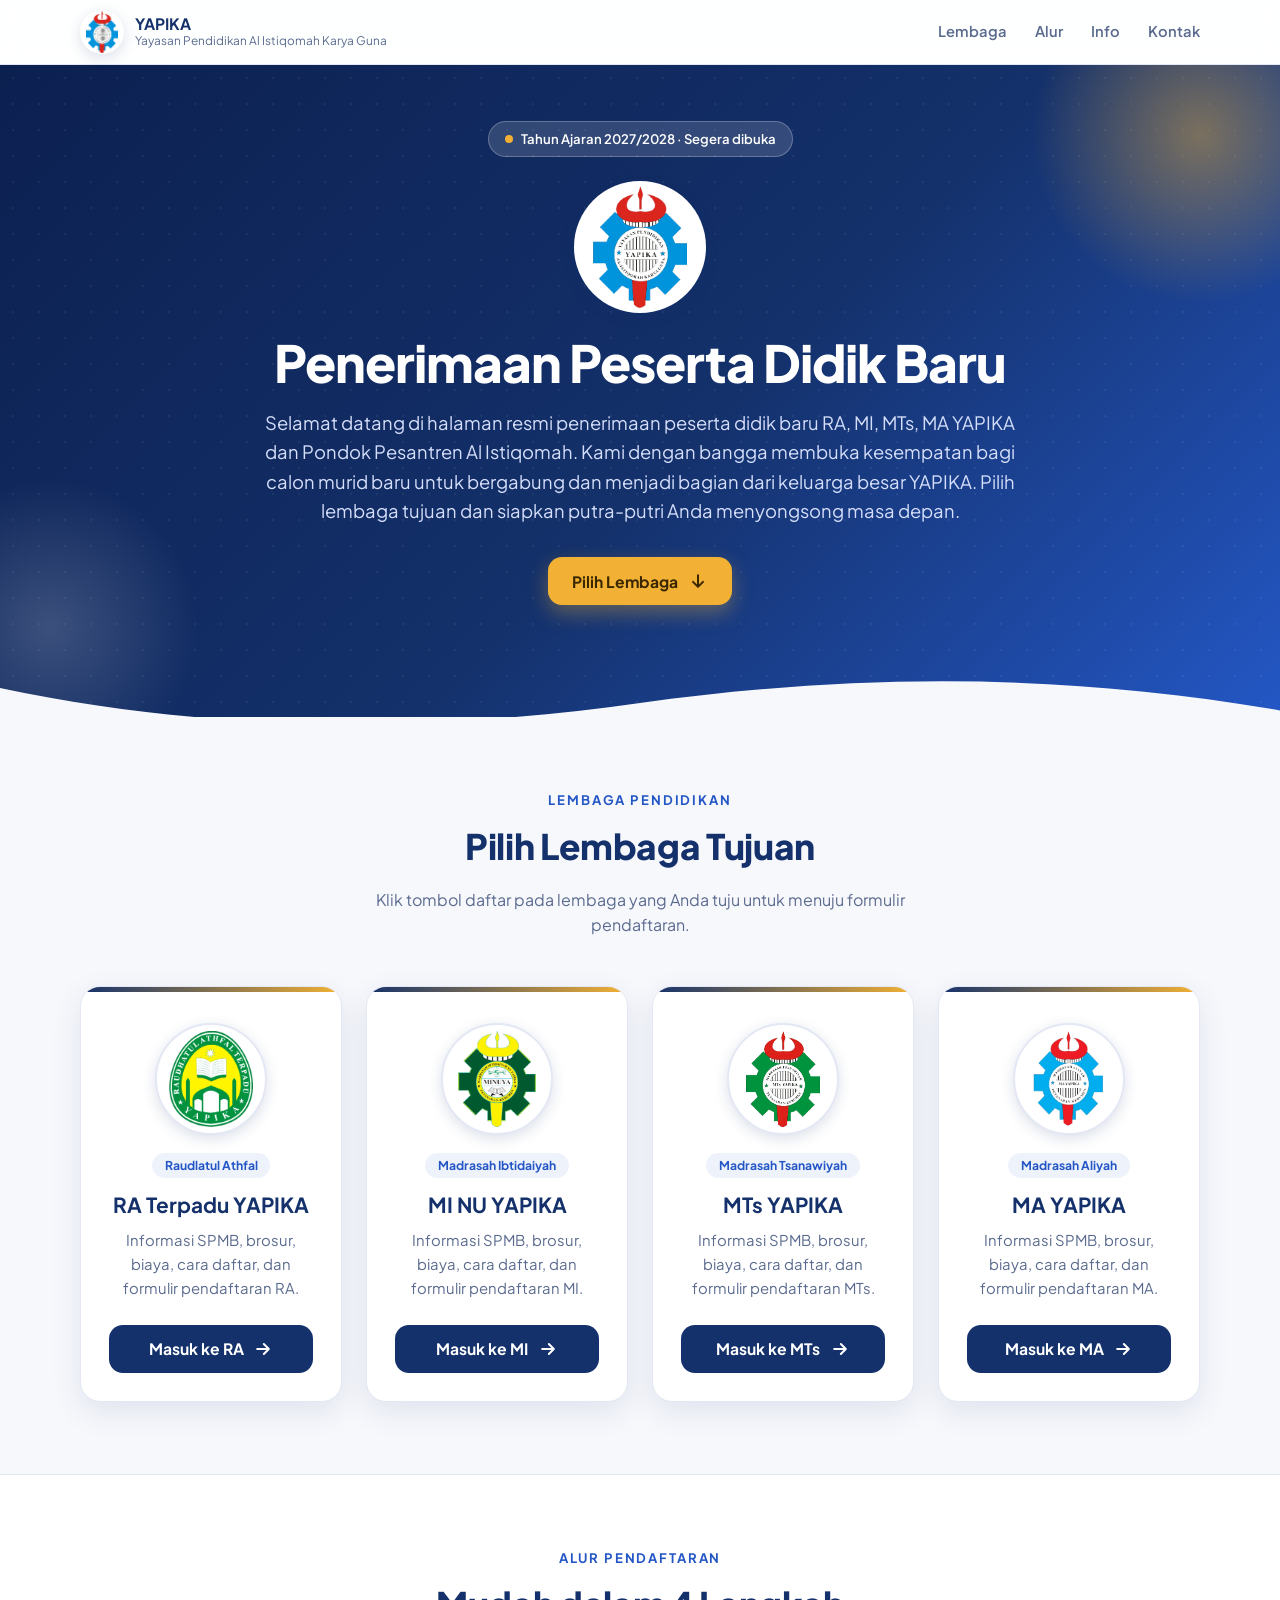
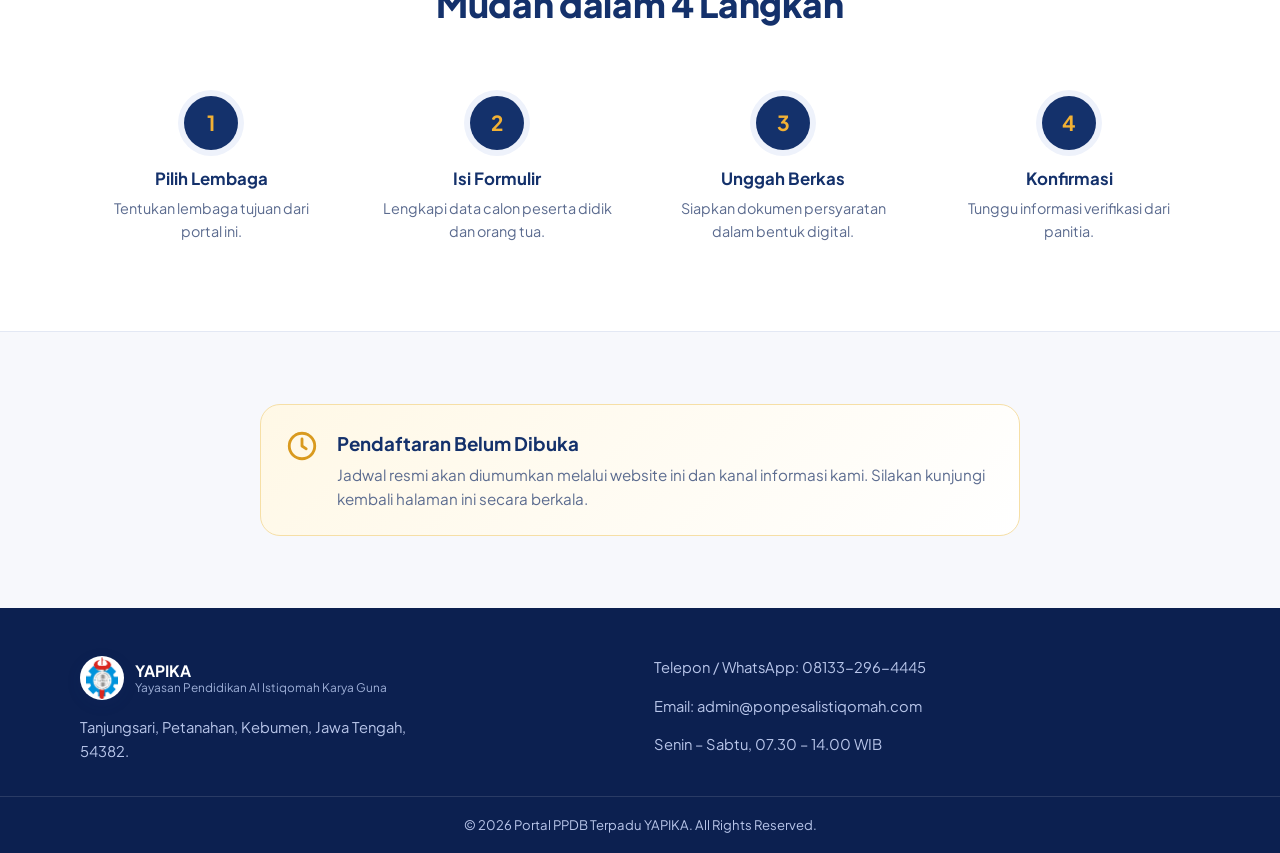
<file: index.html>
<!DOCTYPE html>
<html lang="id">
<head>
<meta charset="UTF-8">
<meta name="viewport" content="width=device-width, initial-scale=1.0">
<title>PPDB 2027/2028 – Portal Pendaftaran Peserta Didik Baru</title>
<meta name="description" content="Portal PPDB terpadu YAPIKA. Pilih lembaga tujuan dan mulai pendaftaran online calon peserta didik baru.">
<meta name="robots" content="index, follow">
<link rel="canonical" href="https://ppdbyapika.ponpesalistiqomah.com">
<link rel="preconnect" href="https://fonts.googleapis.com">
<link rel="preconnect" href="https://fonts.gstatic.com" crossorigin>
<link href="https://fonts.googleapis.com/css2?family=Plus+Jakarta+Sans:wght@400;500;600;700;800&display=swap" rel="stylesheet">
<link rel="stylesheet" href="css/style.css">

<!-- Favicon Standar & Modern -->
<link rel="icon" type="image/x-icon" href="assets/icon/favicon.ico">
<link rel="icon" type="image/png" sizes="32x32" href="assets/icon/favicon-32x32.png">
<link rel="icon" type="image/png" sizes="16x16" href="assets/icon/favicon-16x16.png">
<link rel="apple-touch-icon" sizes="180x180" href="assets/icon/apple-touch-icon.png">
<link rel="manifest" href="assets/icon/site.webmanifest">

<!-- Open Graph / Facebook SEO (Penting saat link dibagikan di WhatsApp/FB) -->
<meta property="og:type" content="website">
<meta property="og:url" content="https://ppdbyapika.ponpesalistiqomah.com">
<meta property="og:title" content="Judul Halaman Web Kamu">
<meta property="og:description" content="Deskripsi singkat mengenai isi halaman web kamu untuk media sosial.">
<meta property="og:image" content="/assets/img/og-image.webp">

<!-- Twitter Card SEO (Penting saat link dibagikan di X/Twitter) -->
<meta name="twitter:card" content="summary_large_image">
<meta name="twitter:url" content="https://ppdbyapika.ponpesalistiqomah.com">
<meta name="twitter:title" content="Judul Halaman Web Kamu">
<meta name="twitter:description" content="Deskripsi singkat mengenai isi halaman web kamu untuk Twitter.">
<meta name="twitter:image" content="/assets/img/og-image.webp">
</head>
<body>
<a class="skip" href="#lembaga">Lewati ke konten</a>

<header class="nav">
  <div class="container nav__in">
    <a class="brand" href="#top" aria-label="Beranda">
      <span class="logo-slot logo-slot--sm"><img src="assets/img/logo-yapika.webp" alt="Logo Yayasan"></span>
      <span class="brand__t"><strong>YAPIKA</strong><small>Yayasan Pendidikan Al Istiqomah Karya Guna</small></span>
    </a>
    <nav class="nav__links" aria-label="Menu utama">
      <a href="#lembaga">Lembaga</a><a href="#alur">Alur</a><a href="#info">Info</a><a href="#kontak">Kontak</a>
    </nav>
  </div>
</header>

<main id="top">
  <section class="hero">
    <div class="orb orb--1"></div><div class="orb orb--2"></div>
    <div class="container hero__in">
      <span class="pill"><i class="dot"></i> Tahun Ajaran 2027/2028 · Segera dibuka</span>
      <div class="logo-slot logo-slot--xl reveal"><img src="assets/img/logo-yapika.webp" alt="Logo Yayasan"></div>
      <h1 class="reveal">Penerimaan Peserta Didik Baru</h1>
      <p class="lead reveal">Selamat datang di halaman resmi penerimaan peserta didik baru RA, MI, MTs, MA YAPIKA dan Pondok Pesantren Al Istiqomah. Kami dengan bangga membuka kesempatan bagi calon murid baru untuk bergabung dan menjadi bagian dari keluarga besar YAPIKA. Pilih lembaga tujuan dan siapkan putra-putri Anda menyongsong masa depan.</p>
      <a class="btn btn--gold reveal" href="#lembaga">Pilih Lembaga
        <svg viewBox="0 0 24 24" aria-hidden="true"><path d="M12 5v14m0 0-6-6m6 6 6-6"/></svg></a>
    </div>
    <svg class="wave" viewBox="0 0 1440 80" preserveAspectRatio="none" aria-hidden="true"><path d="M0 40c240 60 480 60 720 20s480-40 720 10v10H0z" fill="#f7f8fc"/></svg>
  </section>

  <section id="lembaga" class="section">
    <div class="container">
      <p class="eyebrow">Lembaga Pendidikan</p>
      <h2>Pilih Lembaga Tujuan</h2>
      <p class="sub">Klik tombol daftar pada lembaga yang Anda tuju untuk menuju formulir pendaftaran.</p>
      <div class="grid"><article class="card reveal"><div class="logo-slot"><img src="assets/img/logo-rat-yapika.webp" alt="Logo RAT YAPIKA"></div><span class="tag">Raudlatul Athfal</span><h3>RA Terpadu YAPIKA</h3><p>Informasi SPMB, brosur, biaya, cara daftar, dan formulir pendaftaran RA.</p><a class="btn btn--primary" href="ra.html">Masuk ke RA <svg viewBox="0 0 24 24" aria-hidden="true"><path d="M5 12h14m0 0-6-6m6 6-6 6"/></svg></a></article><article class="card reveal"><div class="logo-slot"><img src="assets/img/logo-mi-nu-yapika.webp" alt="Logo MI NU YAPIKA"></div><span class="tag">Madrasah Ibtidaiyah</span><h3>MI NU YAPIKA</h3><p>Informasi SPMB, brosur, biaya, cara daftar, dan formulir pendaftaran MI.</p><a class="btn btn--primary" href="mi.html">Masuk ke MI <svg viewBox="0 0 24 24" aria-hidden="true"><path d="M5 12h14m0 0-6-6m6 6-6 6"/></svg></a></article><article class="card reveal"><div class="logo-slot"><img src="assets/img/logo-mts-yapika.webp" alt="Logo MTs YAPIKA"></div><span class="tag">Madrasah Tsanawiyah</span><h3>MTs YAPIKA</h3><p>Informasi SPMB, brosur, biaya, cara daftar, dan formulir pendaftaran MTs.</p><a class="btn btn--primary" href="mts.html">Masuk ke MTs <svg viewBox="0 0 24 24" aria-hidden="true"><path d="M5 12h14m0 0-6-6m6 6-6 6"/></svg></a></article><article class="card reveal"><div class="logo-slot"><img src="assets/img/logo-ma-yapika.webp" alt="Logo MA YAPIKA"></div><span class="tag">Madrasah Aliyah</span><h3>MA YAPIKA</h3><p>Informasi SPMB, brosur, biaya, cara daftar, dan formulir pendaftaran MA.</p><a class="btn btn--primary" href="ma.html">Masuk ke MA <svg viewBox="0 0 24 24" aria-hidden="true"><path d="M5 12h14m0 0-6-6m6 6-6 6"/></svg></a></article></div>
    </div>
  </section>

  <section id="alur" class="section section--alt">
    <div class="container">
      <p class="eyebrow">Alur Pendaftaran</p>
      <h2>Mudah dalam 4 Langkah</h2>
      <ol class="steps">
        <li class="reveal"><b>1</b><h3>Pilih Lembaga</h3><p>Tentukan lembaga tujuan dari portal ini.</p></li>
        <li class="reveal"><b>2</b><h3>Isi Formulir</h3><p>Lengkapi data calon peserta didik dan orang tua.</p></li>
        <li class="reveal"><b>3</b><h3>Unggah Berkas</h3><p>Siapkan dokumen persyaratan dalam bentuk digital.</p></li>
        <li class="reveal"><b>4</b><h3>Konfirmasi</h3><p>Tunggu informasi verifikasi dari panitia.</p></li>
      </ol>
    </div>
  </section>

  <section id="info" class="section">
    <div class="container">
      <div class="notice reveal">
        <svg viewBox="0 0 24 24" aria-hidden="true"><circle cx="12" cy="12" r="9"/><path d="M12 7v5l3 2"/></svg>
        <div><h3>Pendaftaran Belum Dibuka</h3><p>Jadwal resmi akan diumumkan melalui website ini dan kanal informasi kami. Silakan kunjungi kembali halaman ini secara berkala.</p></div>
      </div>
    </div>
  </section>
</main>

<footer id="kontak" class="foot">
  <div class="container foot__in">
    <div>
      <div class="brand brand--light">
        <span class="logo-slot logo-slot--sm"><img src="assets/img/logo-yapika.webp" alt="Logo Yayasan"></span>
        <span class="brand__t"><strong>YAPIKA</strong><small>Yayasan Pendidikan Al Istiqomah Karya Guna</small></span>
      </div>
      <p class="foot__p">Tanjungsari, Petanahan, Kebumen, Jawa Tengah, 54382.</p>
    </div>
    <ul class="foot__c">
      <li>Telepon / WhatsApp: 08133-296-4445</li>
      <li>Email: admin@ponpesalistiqomah.com</li>
      <li>Senin – Sabtu, 07.30 – 14.00 WIB</li>
    </ul>
  </div>
  <p class="copy">&copy; 2026 Portal PPDB Terpadu YAPIKA. All Rights Reserved.</p>
</footer>

<script src="js/main.js"></script>
</body>
</html>
</file>
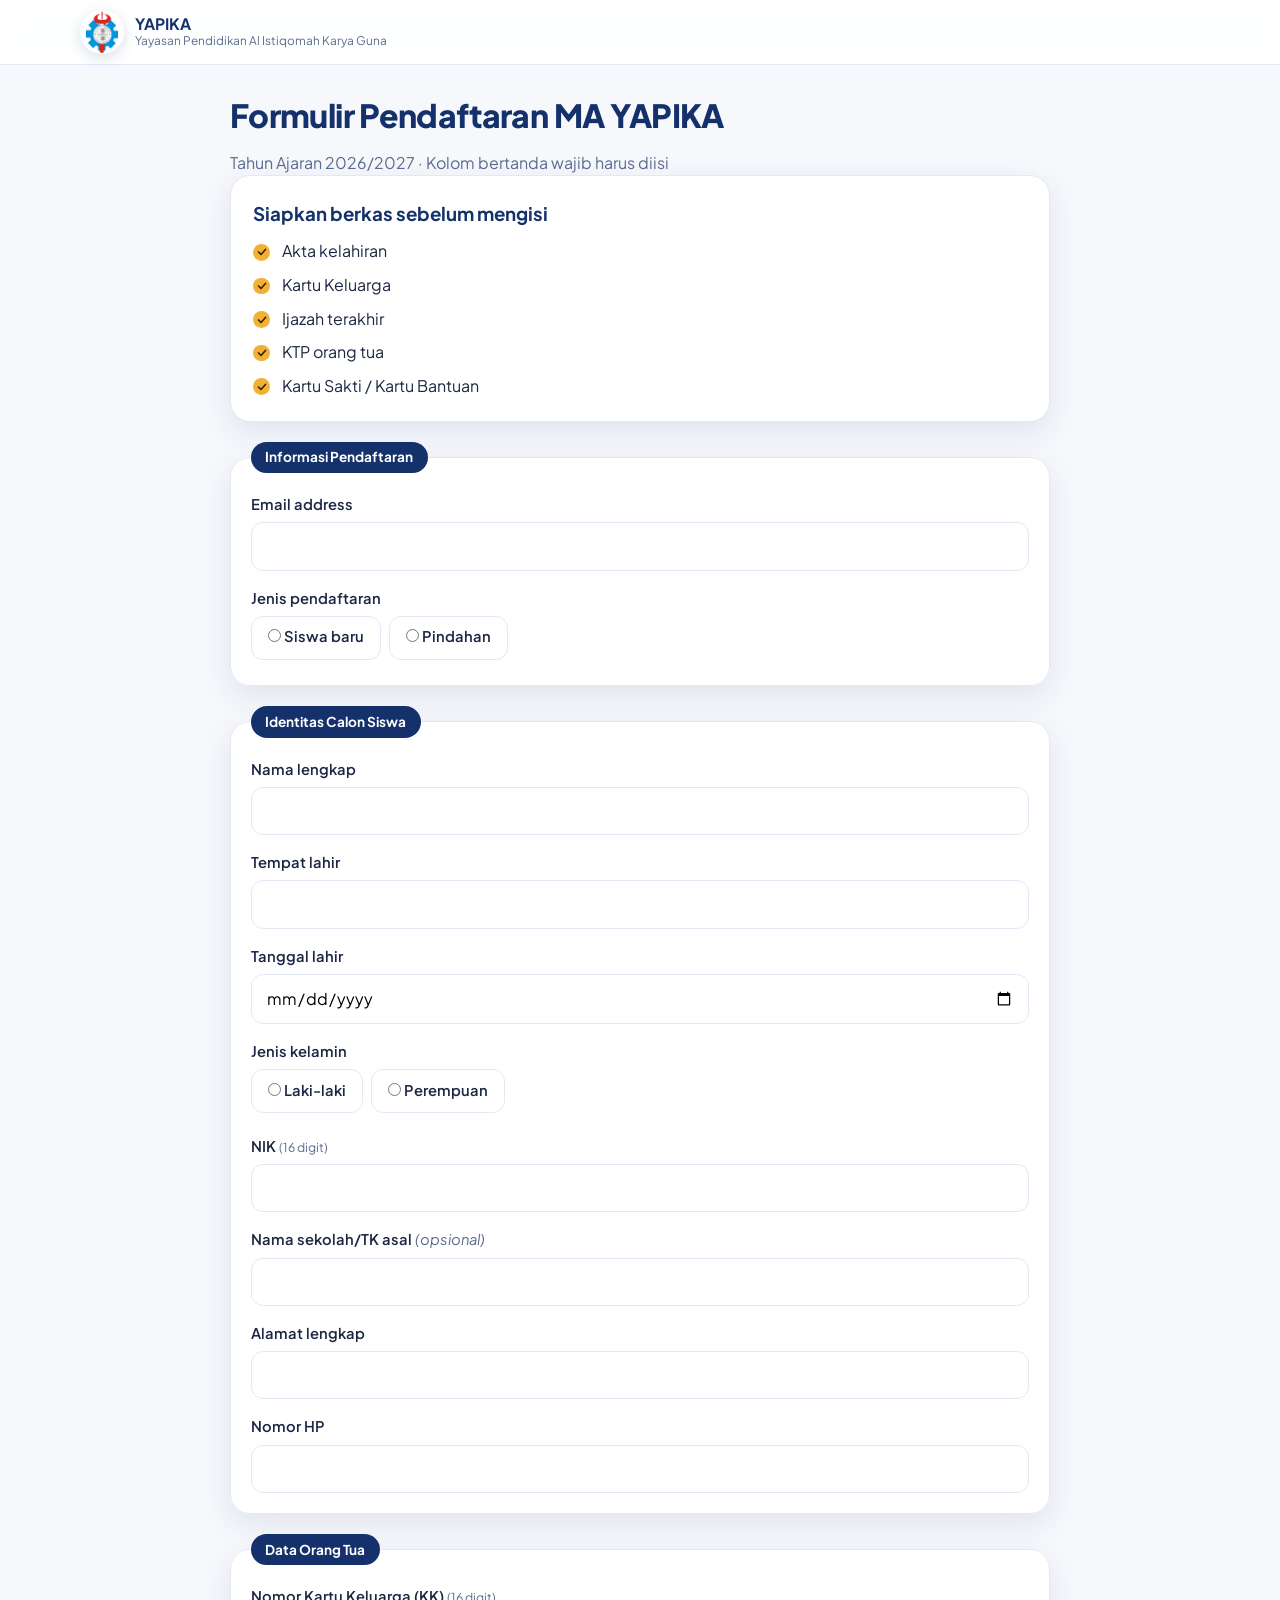
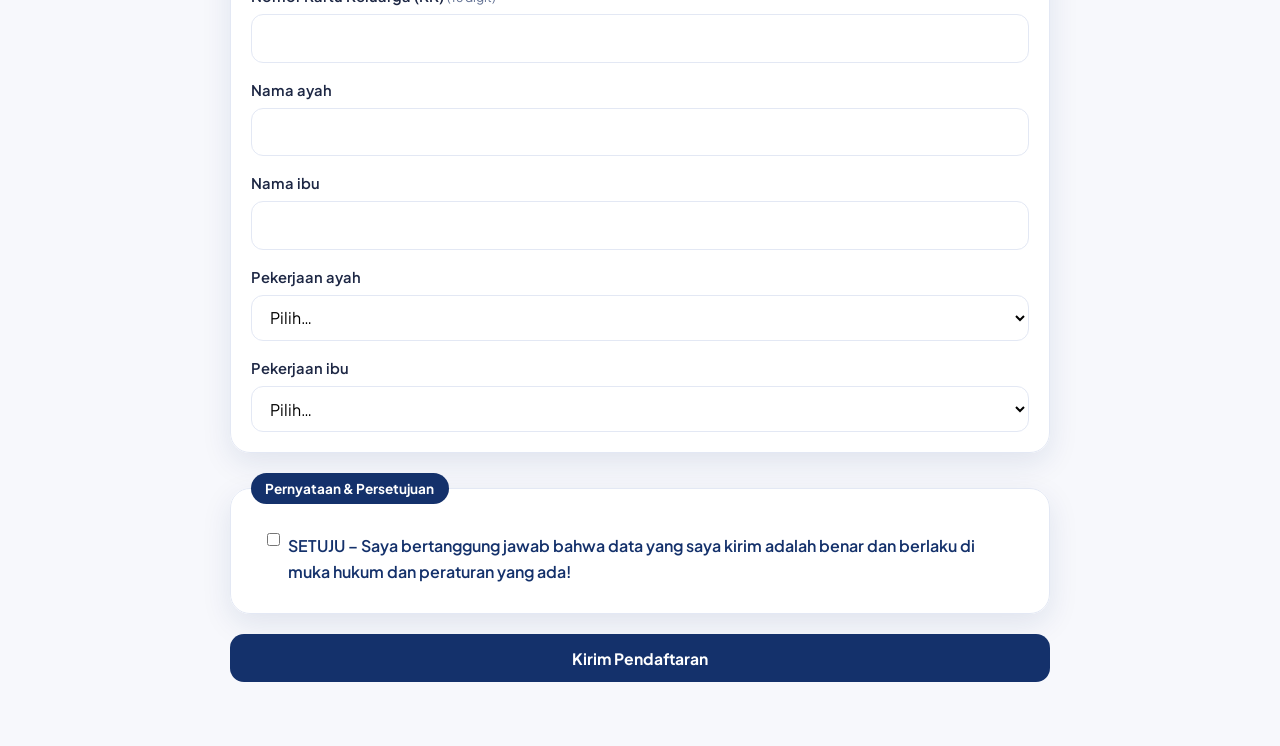
<file: form-ma.html>
<!DOCTYPE html>
<html lang="id"><head>
<title>Formulir Pendaftaran MA YAPIKA</title>
<meta charset="UTF-8">
<meta name="viewport" content="width=device-width, initial-scale=1.0">
<meta name="robots" content="index, follow">
<link rel="preconnect" href="https://fonts.googleapis.com"><link rel="preconnect" href="https://fonts.gstatic.com" crossorigin>
<link href="https://fonts.googleapis.com/css2?family=Plus+Jakarta+Sans:wght@400;500;600;700;800&display=swap" rel="stylesheet">
<link rel="stylesheet" href="css/style.css"><link rel="stylesheet" href="css/lembaga.css">
<link rel="icon" type="image/x-icon" href="assets/icon/favicon.ico">
<link rel="icon" type="image/png" sizes="32x32" href="assets/icon/favicon-32x32.png">
<link rel="apple-touch-icon" sizes="180x180" href="assets/icon/apple-touch-icon.png">
</head>
<body data-l="ma">
<header class="nav"><div class="container nav__in">
<a class="brand" href="index.html" aria-label="Beranda"><span class="logo-slot logo-slot--sm"><img src="assets/img/logo-yapika.webp" alt="Logo Yayasan"></span><span class="brand__t"><strong>YAPIKA</strong><small>Yayasan Pendidikan Al Istiqomah Karya Guna</small></span></a>
</div></header>
<main class="container fm" id="box">
<h1 id="ft"></h1><p class="muted" id="fs"></p>
<div class="box"><h3>Siapkan berkas sebelum mengisi</h3><ul class="ck"><li>Akta kelahiran</li><li>Kartu Keluarga</li><li>Ijazah terakhir</li><li>KTP orang tua</li><li>Kartu Sakti / Kartu Bantuan</li></ul></div>
<form id="f" novalidate>
<div id="msg" role="status"></div>
<button class="btn btn--primary" id="sub" type="submit">Kirim Pendaftaran</button>
</form></main>
<script src="js/config.js"></script><script src="js/schema-ma.js"></script><script src="js/form.js"></script>
</body></html>
</file>
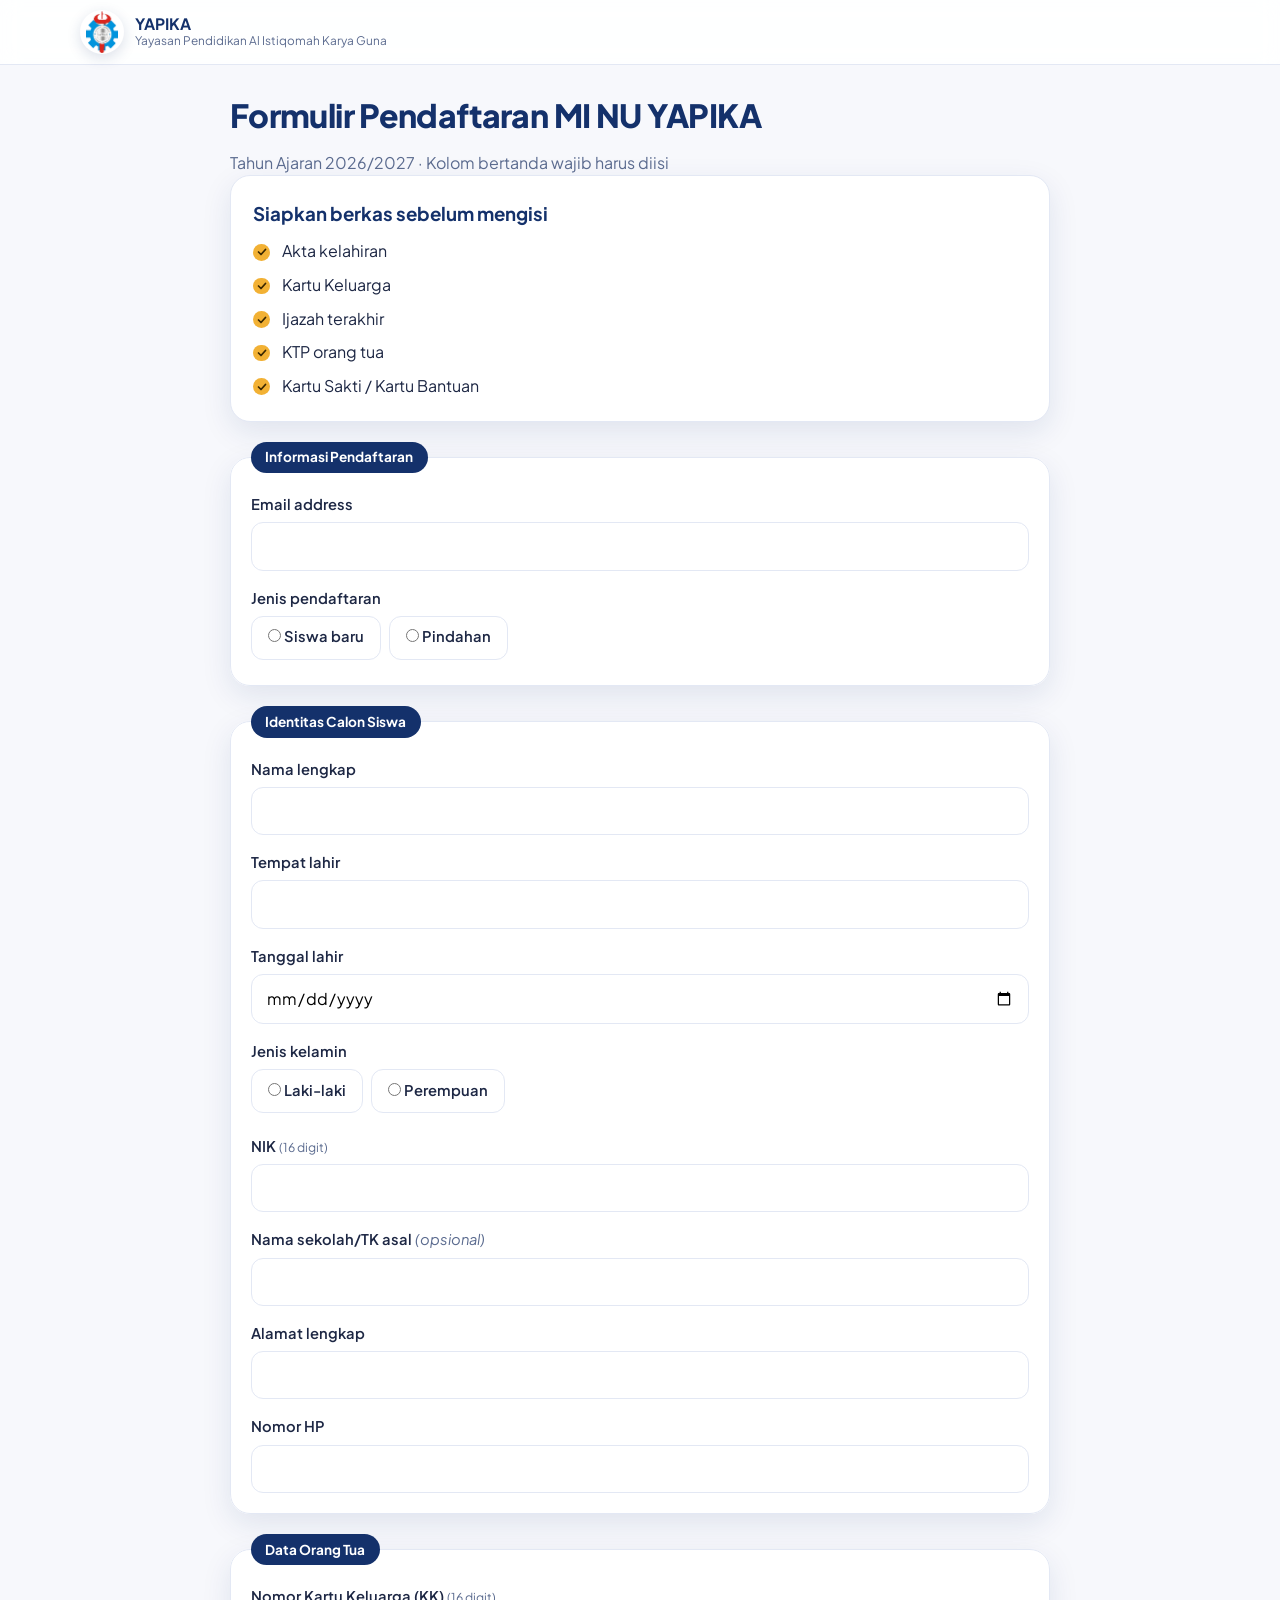
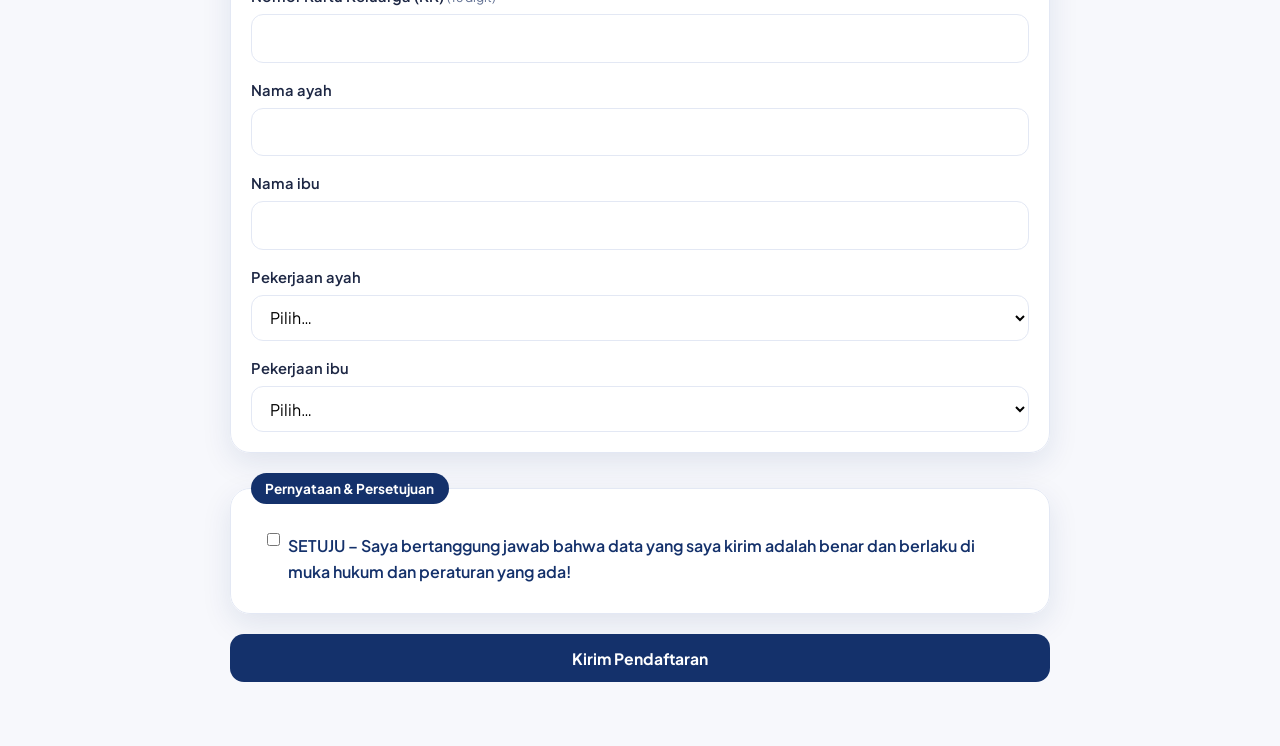
<file: form-mi.html>
<!DOCTYPE html>
<html lang="id"><head>
<title>Formulir Pendaftaran MI NU YAPIKA</title>
<meta charset="UTF-8">
<meta name="viewport" content="width=device-width, initial-scale=1.0">
<meta name="robots" content="index, follow">
<link rel="preconnect" href="https://fonts.googleapis.com"><link rel="preconnect" href="https://fonts.gstatic.com" crossorigin>
<link href="https://fonts.googleapis.com/css2?family=Plus+Jakarta+Sans:wght@400;500;600;700;800&display=swap" rel="stylesheet">
<link rel="stylesheet" href="css/style.css"><link rel="stylesheet" href="css/lembaga.css">
<link rel="icon" type="image/x-icon" href="assets/icon/favicon.ico">
<link rel="icon" type="image/png" sizes="32x32" href="assets/icon/favicon-32x32.png">
<link rel="apple-touch-icon" sizes="180x180" href="assets/icon/apple-touch-icon.png">
</head>
<body data-l="mi">
<header class="nav"><div class="container nav__in">
<a class="brand" href="index.html" aria-label="Beranda"><span class="logo-slot logo-slot--sm"><img src="assets/img/logo-yapika.webp" alt="Logo Yayasan"></span><span class="brand__t"><strong>YAPIKA</strong><small>Yayasan Pendidikan Al Istiqomah Karya Guna</small></span></a>
</div></header>
<main class="container fm" id="box">
<h1 id="ft"></h1><p class="muted" id="fs"></p>
<div class="box"><h3>Siapkan berkas sebelum mengisi</h3><ul class="ck"><li>Akta kelahiran</li><li>Kartu Keluarga</li><li>Ijazah terakhir</li><li>KTP orang tua</li><li>Kartu Sakti / Kartu Bantuan</li></ul></div>
<form id="f" novalidate>
<div id="msg" role="status"></div>
<button class="btn btn--primary" id="sub" type="submit">Kirim Pendaftaran</button>
</form></main>
<script src="js/config.js"></script><script src="js/schema-mi.js"></script><script src="js/form.js"></script>
</body></html>
</file>
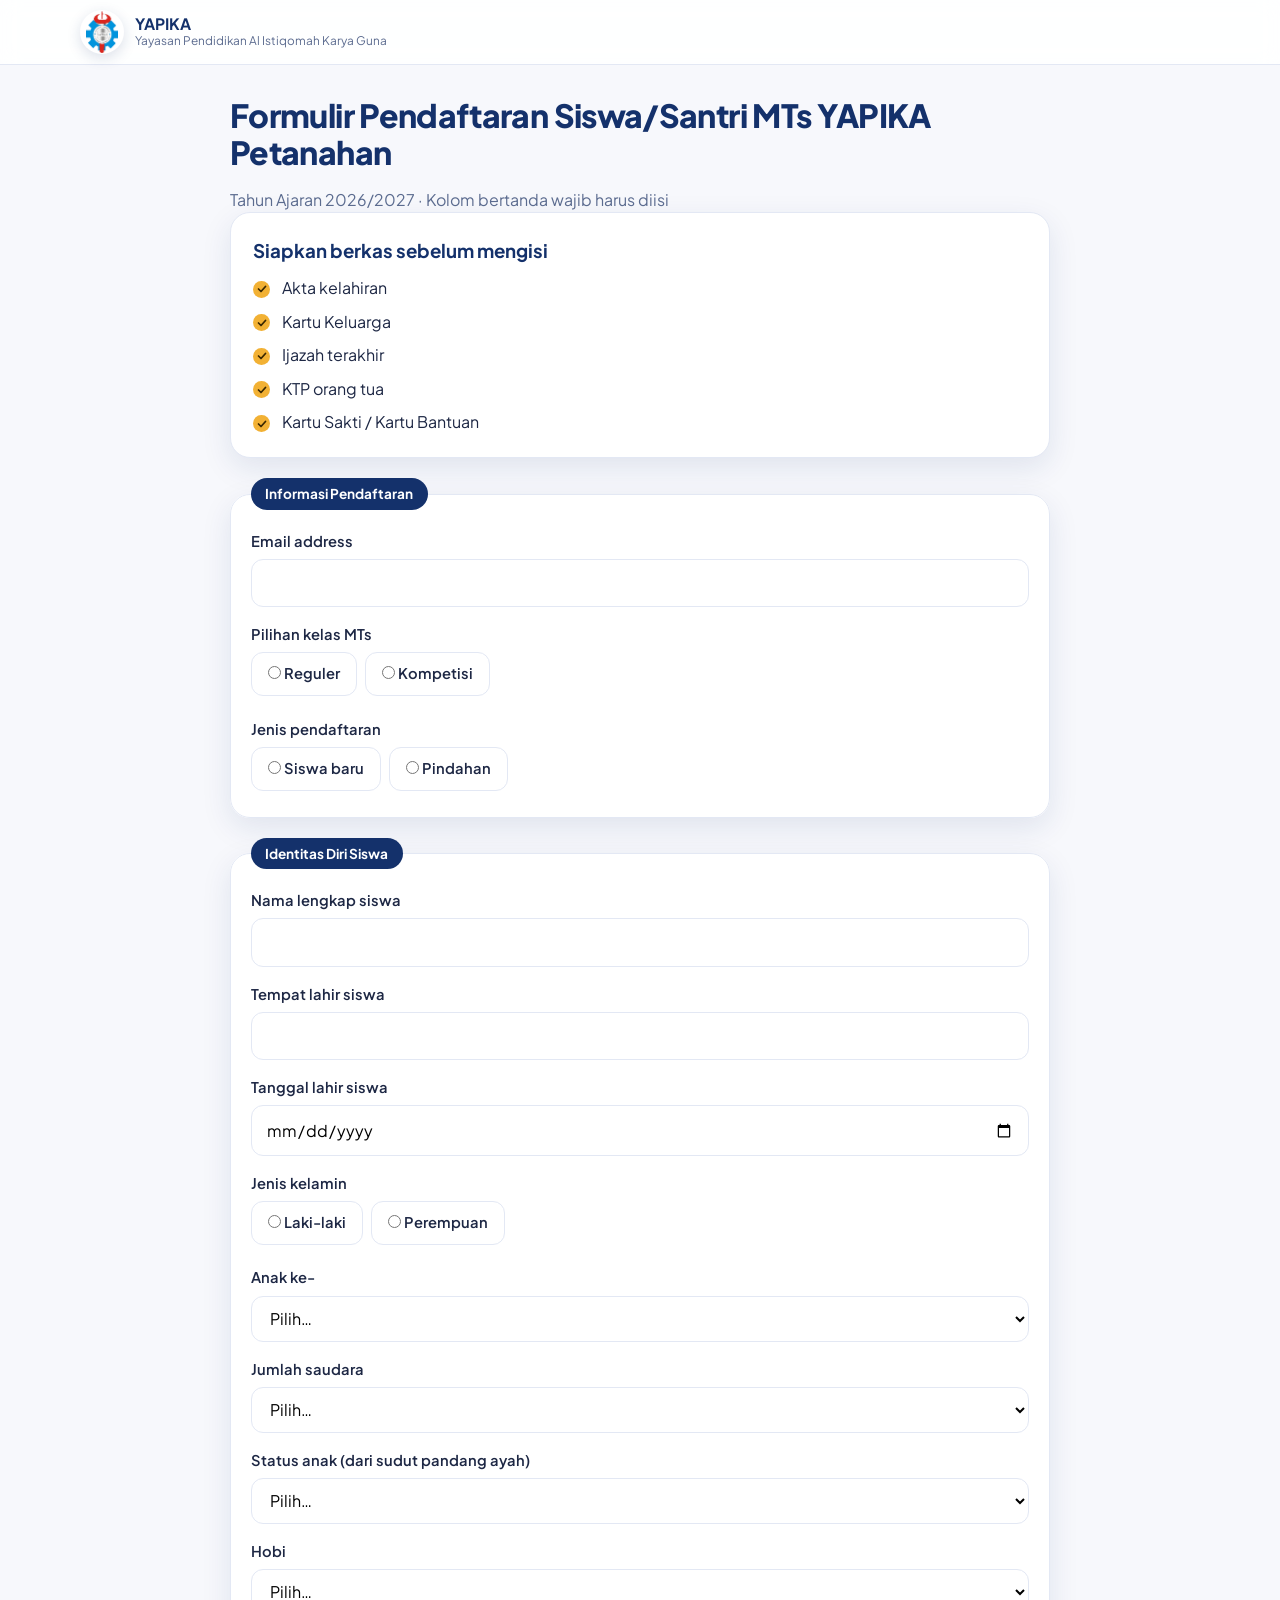
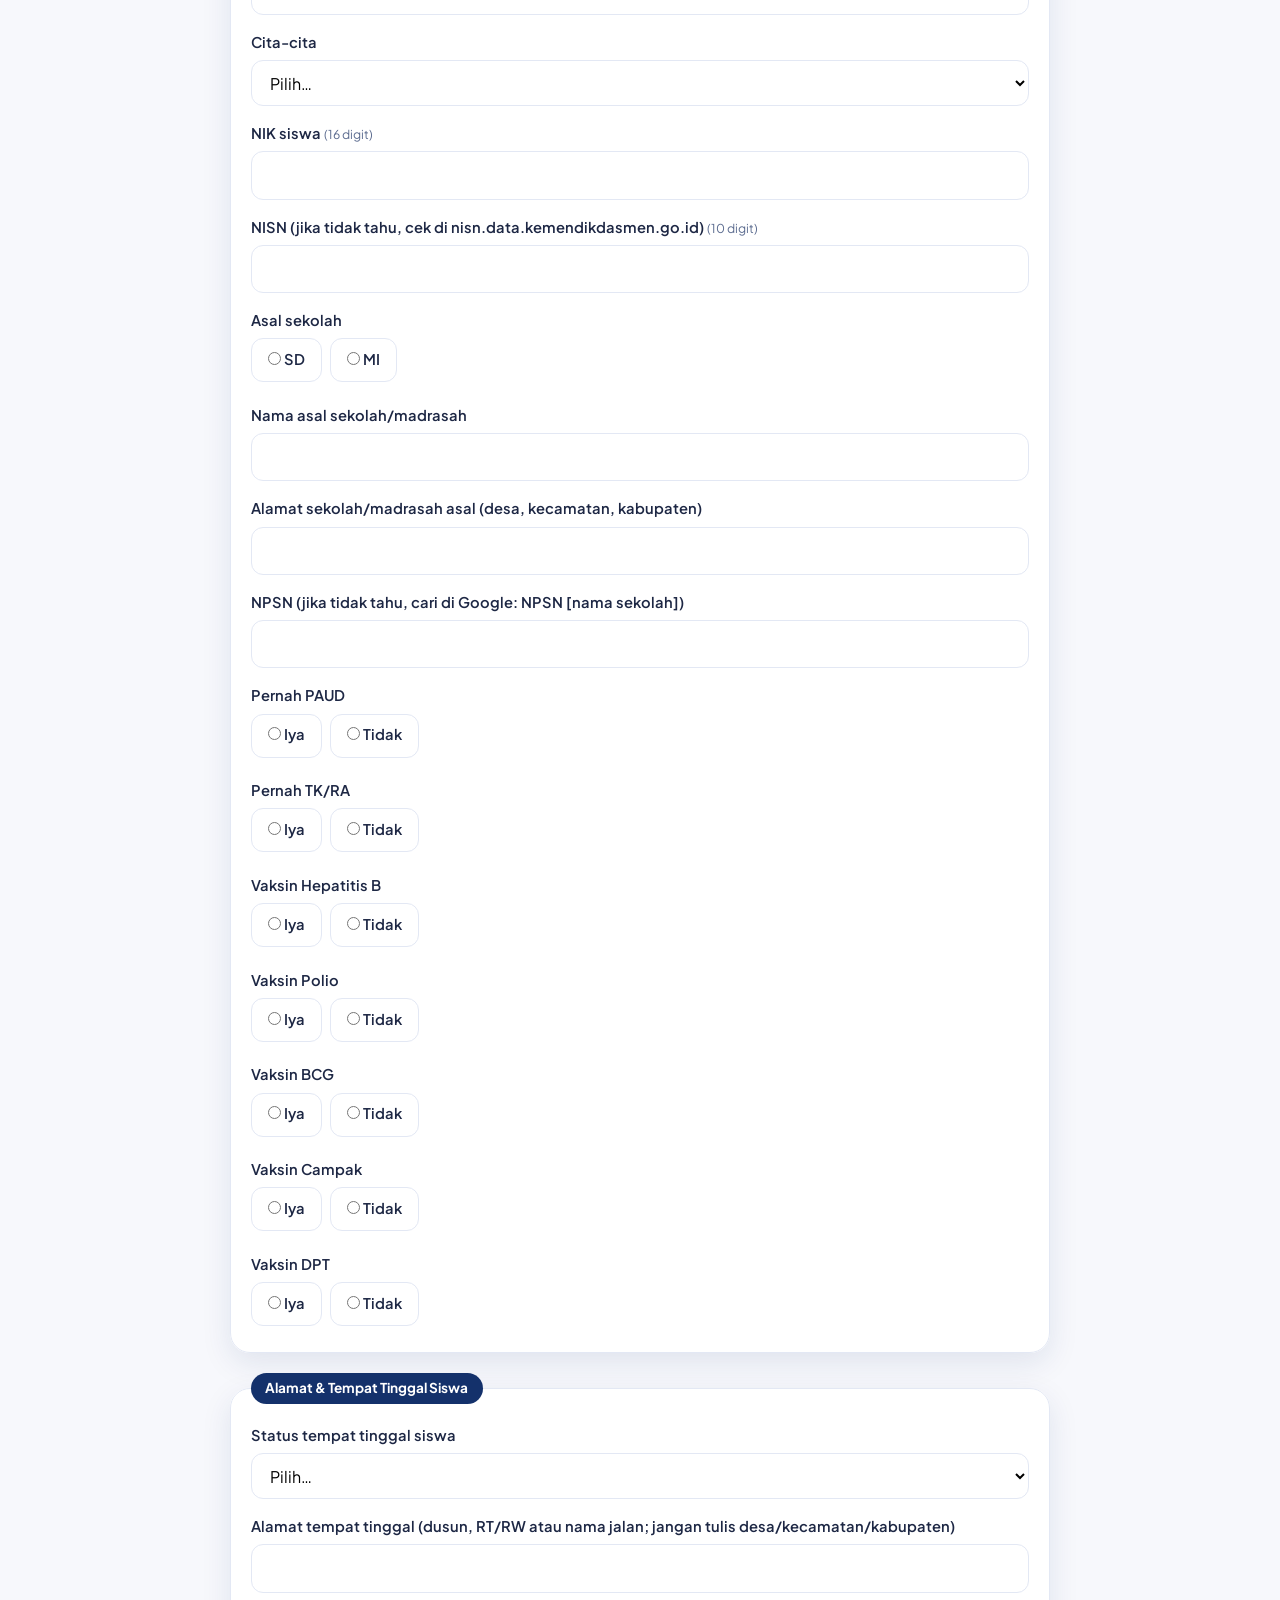
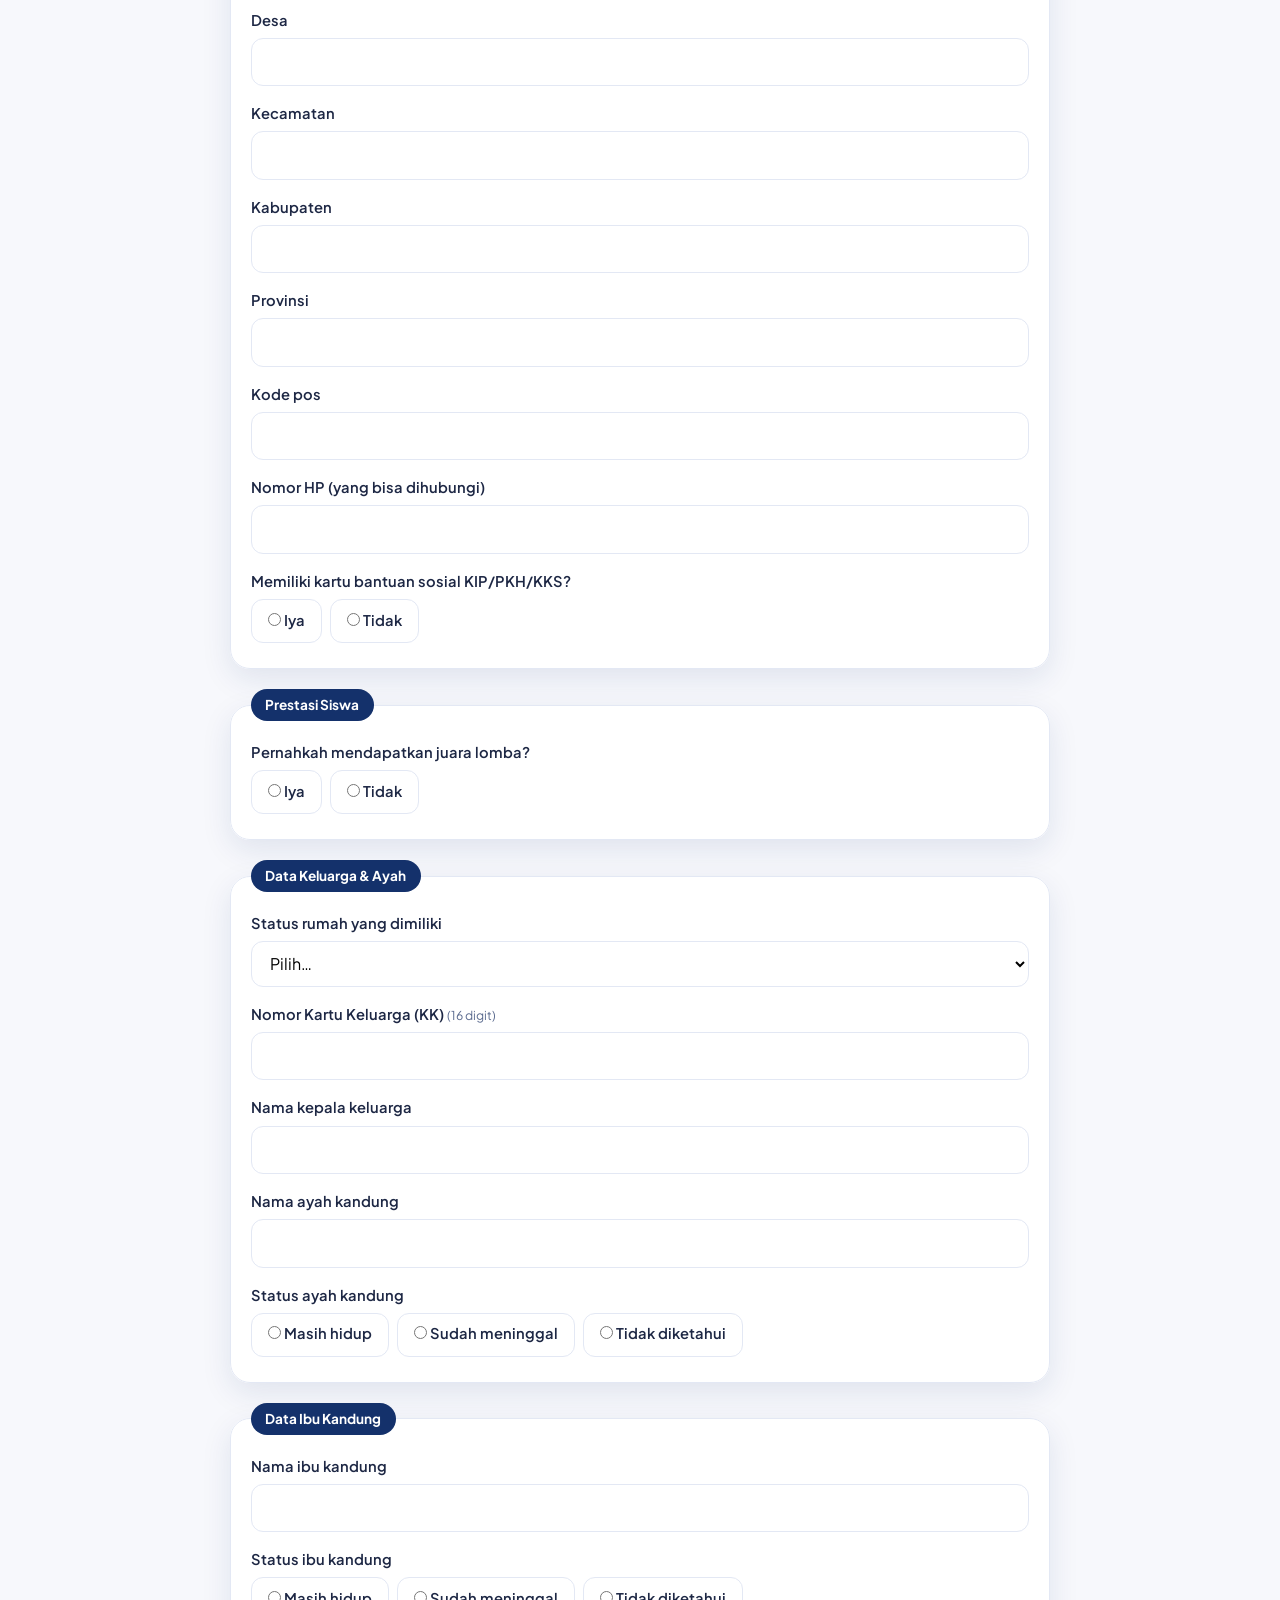
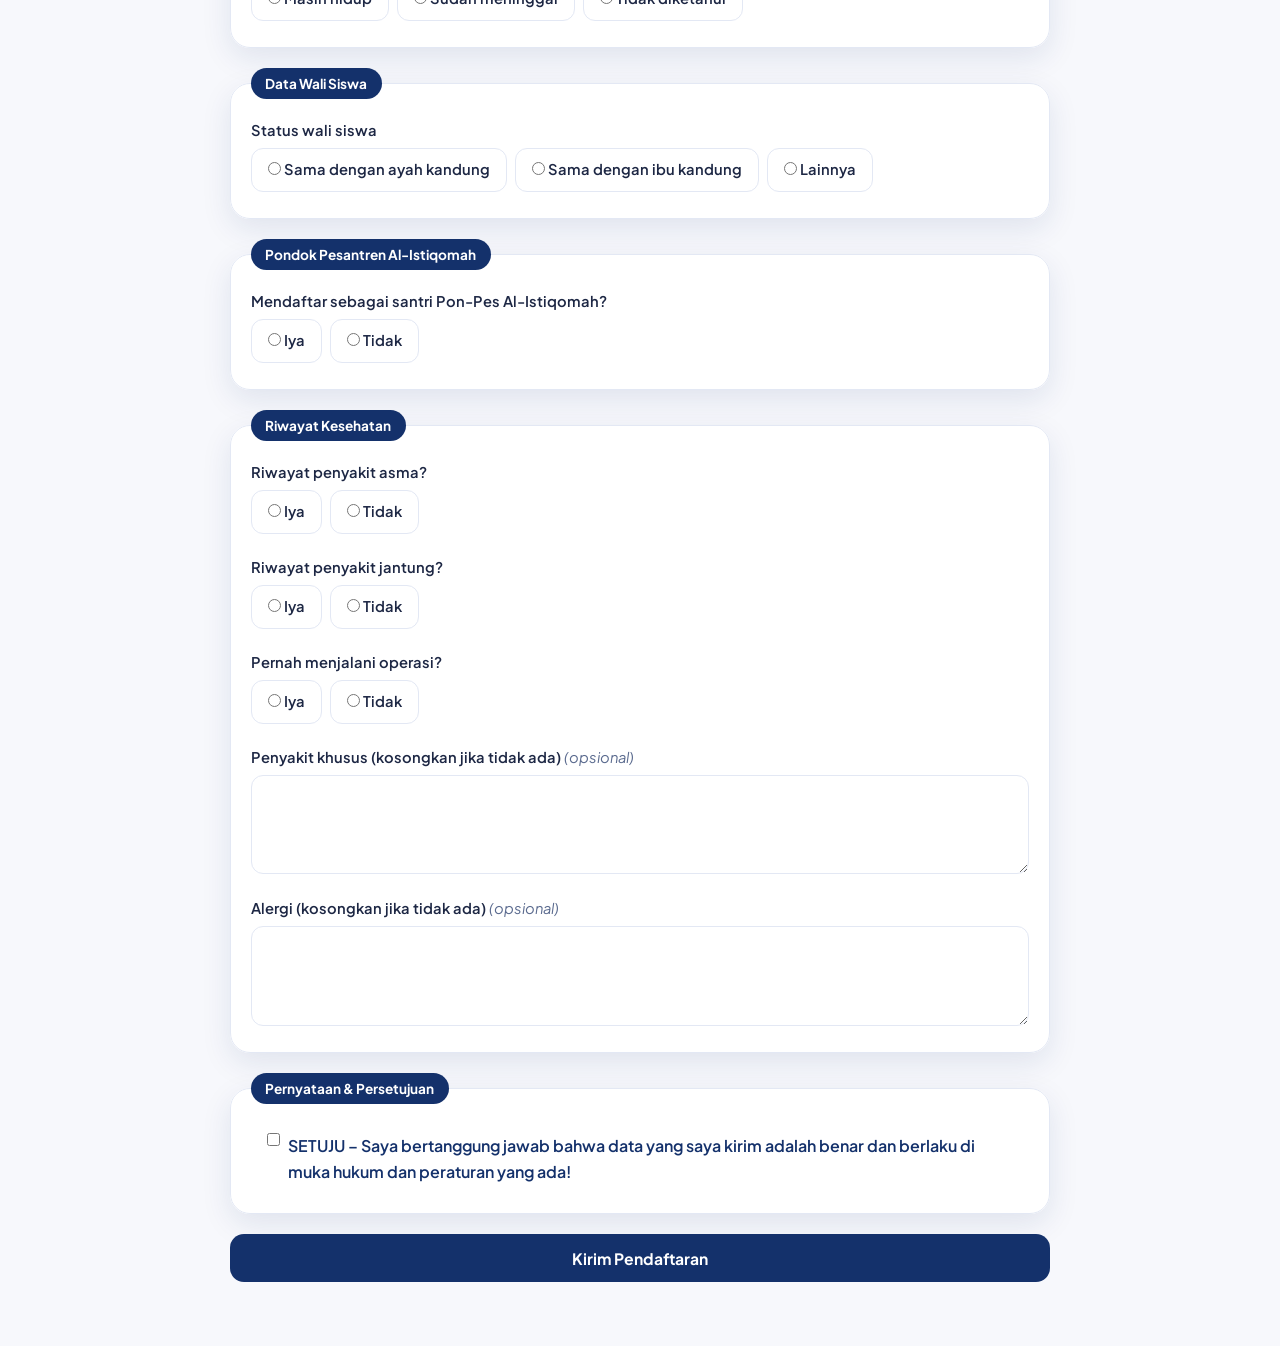
<file: form-mts.html>
<!DOCTYPE html>
<html lang="id"><head>
<title>Formulir Pendaftaran MTs YAPIKA</title>
<meta charset="UTF-8">
<meta name="viewport" content="width=device-width, initial-scale=1.0">
<meta name="robots" content="index, follow">
<link rel="preconnect" href="https://fonts.googleapis.com"><link rel="preconnect" href="https://fonts.gstatic.com" crossorigin>
<link href="https://fonts.googleapis.com/css2?family=Plus+Jakarta+Sans:wght@400;500;600;700;800&display=swap" rel="stylesheet">
<link rel="stylesheet" href="css/style.css"><link rel="stylesheet" href="css/lembaga.css">
<link rel="icon" type="image/x-icon" href="assets/icon/favicon.ico">
<link rel="icon" type="image/png" sizes="32x32" href="assets/icon/favicon-32x32.png">
<link rel="apple-touch-icon" sizes="180x180" href="assets/icon/apple-touch-icon.png">
</head>
<body data-l="mts">
<header class="nav"><div class="container nav__in">
<a class="brand" href="index.html" aria-label="Beranda"><span class="logo-slot logo-slot--sm"><img src="assets/img/logo-yapika.webp" alt="Logo Yayasan"></span><span class="brand__t"><strong>YAPIKA</strong><small>Yayasan Pendidikan Al Istiqomah Karya Guna</small></span></a>
</div></header>
<main class="container fm" id="box">
<h1 id="ft"></h1><p class="muted" id="fs"></p>
<div class="box"><h3>Siapkan berkas sebelum mengisi</h3><ul class="ck"><li>Akta kelahiran</li><li>Kartu Keluarga</li><li>Ijazah terakhir</li><li>KTP orang tua</li><li>Kartu Sakti / Kartu Bantuan</li></ul></div>
<form id="f" novalidate>
<div id="msg" role="status"></div>
<button class="btn btn--primary" id="sub" type="submit">Kirim Pendaftaran</button>
</form></main>
<script src="js/config.js"></script><script src="js/schema-mts.js"></script><script src="js/form.js"></script>
</body></html>
</file>
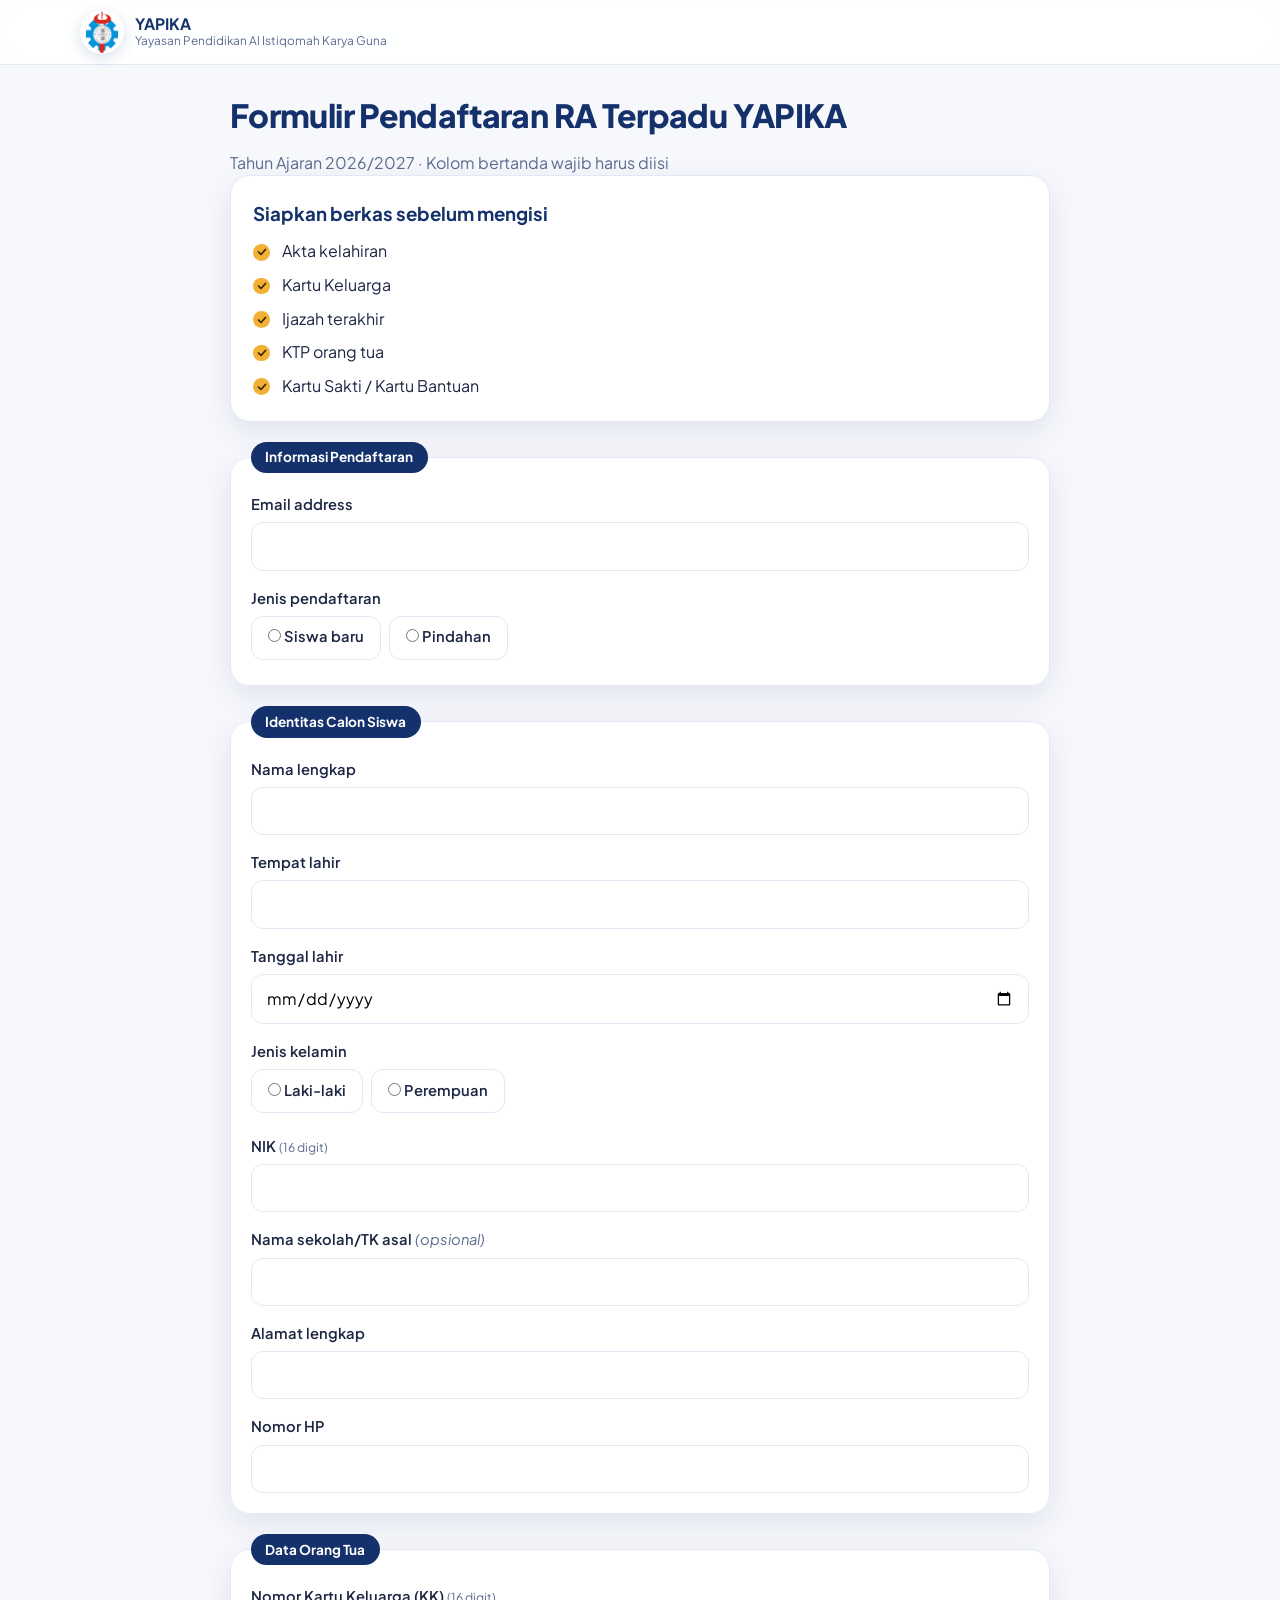
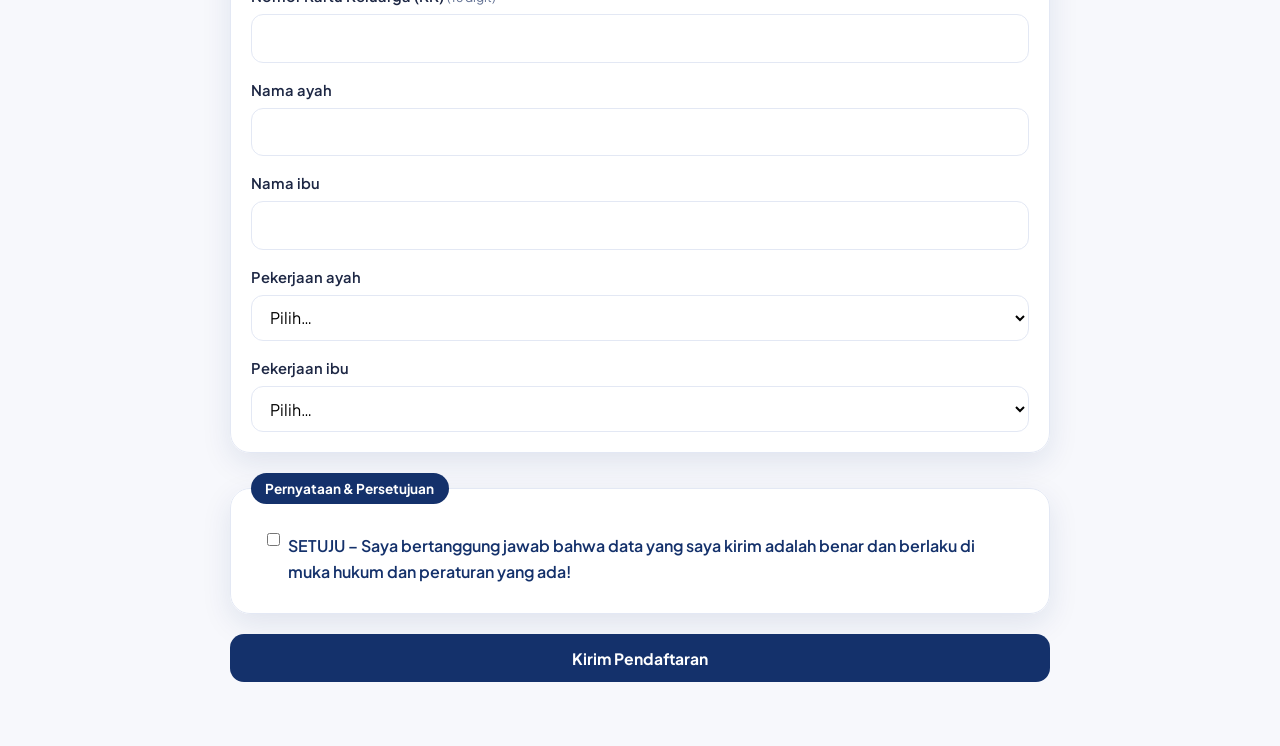
<file: form-ra.html>
<!DOCTYPE html>
<html lang="id"><head>
<title>Formulir Pendaftaran RA Terpadu YAPIKA</title>
<meta charset="UTF-8">
<meta name="viewport" content="width=device-width, initial-scale=1.0">
<meta name="robots" content="index, follow">
<link rel="preconnect" href="https://fonts.googleapis.com"><link rel="preconnect" href="https://fonts.gstatic.com" crossorigin>
<link href="https://fonts.googleapis.com/css2?family=Plus+Jakarta+Sans:wght@400;500;600;700;800&display=swap" rel="stylesheet">
<link rel="stylesheet" href="css/style.css"><link rel="stylesheet" href="css/lembaga.css">
<link rel="icon" type="image/x-icon" href="assets/icon/favicon.ico">
<link rel="icon" type="image/png" sizes="32x32" href="assets/icon/favicon-32x32.png">
<link rel="apple-touch-icon" sizes="180x180" href="assets/icon/apple-touch-icon.png">
</head>
<body data-l="ra">
<header class="nav"><div class="container nav__in">
<a class="brand" href="index.html" aria-label="Beranda"><span class="logo-slot logo-slot--sm"><img src="assets/img/logo-yapika.webp" alt="Logo Yayasan"></span><span class="brand__t"><strong>YAPIKA</strong><small>Yayasan Pendidikan Al Istiqomah Karya Guna</small></span></a>
</div></header>
<main class="container fm" id="box">
<h1 id="ft"></h1><p class="muted" id="fs"></p>
<div class="box"><h3>Siapkan berkas sebelum mengisi</h3><ul class="ck"><li>Akta kelahiran</li><li>Kartu Keluarga</li><li>Ijazah terakhir</li><li>KTP orang tua</li><li>Kartu Sakti / Kartu Bantuan</li></ul></div>
<form id="f" novalidate>
<div id="msg" role="status"></div>
<button class="btn btn--primary" id="sub" type="submit">Kirim Pendaftaran</button>
</form></main>
<script src="js/config.js"></script><script src="js/schema-ra.js"></script><script src="js/form.js"></script>
</body></html>
</file>
<file: css/style.css>
:root{--navy:#14316b;--navy-d:#0c2050;--blue:#2457c5;--gold:#f2b134;--gold-d:#d99a1f;--bg:#f7f8fc;--card:#fff;--text:#1d2744;--muted:#5b6b8f;--line:#e3e8f4;--r:20px;--sh:0 10px 30px rgba(20,49,107,.10);--font:'Plus Jakarta Sans',system-ui,-apple-system,'Segoe UI',Roboto,sans-serif}
*{box-sizing:border-box;margin:0;padding:0}
html{scroll-behavior:smooth;scroll-padding-top:80px}
body{font-family:var(--font);color:var(--text);background:var(--bg);line-height:1.6;font-size:16px;-webkit-font-smoothing:antialiased}
img{max-width:100%;display:block}
a{color:inherit;text-decoration:none}
:focus-visible{outline:3px solid var(--gold);outline-offset:3px;border-radius:8px}
.container{width:min(1120px,100% - 2rem);margin-inline:auto}
.skip{position:absolute;left:-999px;top:8px;background:#fff;padding:.5rem 1rem;border-radius:8px;z-index:99}
.skip:focus{left:8px}

/* logo slot */
.logo-slot{width:100%;height:100%;border-radius:50%;background:#fff;display:grid;place-items:center;overflow:hidden;box-shadow:0 4px 14px rgba(20,49,107,.15);flex:none;display:flex;justify-content:center;align-items:center}
.logo-slot img{width:100%;height:100%;object-fit:contain;padding:6px}
.logo-slot--sm{width:44px;height:44px;display:flex;justify-content:center;align-items: center;}.logo-slot--sm img{max-width:100%;max-height:100%;object-fit: contain;padding:1px}
.logo-slot--xl{width:132px;height:132px;margin:0 auto 1.25rem;border:4px solid rgba(255,255,255,.35);display:flex;justify-content:center;align-items:center;}.logo-slot--xl img{max-width:100%;max-height:100%;object-fit:contain;padding:1px}

/* nav */
.nav{position:sticky;top:0;z-index:50;background:rgba(255,255,255,.88);backdrop-filter:blur(10px);border-bottom:1px solid var(--line)}
.nav__in{display:flex;align-items:center;justify-content:space-between;gap:1rem;min-height:64px}
.brand{display:flex;align-items:center;gap:.7rem}
.brand__t{display:flex;flex-direction:column;line-height:1.2}
.brand__t strong{font-size:.98rem;color:var(--navy)}
.brand__t small{font-size:.74rem;color:var(--muted)}
.nav__links{display:none;gap:1.75rem;font-weight:600;font-size:.92rem;color:var(--muted)}
.nav__links a{padding:.5rem 0;transition:color .2s}.nav__links a:hover{color:var(--navy)}
@media(min-width:760px){.nav__links{display:flex}}

/* hero */
.hero{position:relative;background:linear-gradient(135deg,var(--navy-d),var(--navy) 55%,var(--blue));color:#fff;text-align:center;padding:3.5rem 0 7rem;overflow:hidden}
.hero::before{content:"";position:absolute;inset:0;background-image:radial-gradient(rgba(255,255,255,.12) 1.5px,transparent 1.5px);background-size:26px 26px;opacity:.5}
.orb{position:absolute;border-radius:50%}
.orb--1{width:340px;height:340px;right:-90px;top:-100px;background:radial-gradient(circle,rgba(242,177,52,.45),transparent 70%)}
.orb--2{width:300px;height:300px;left:-100px;bottom:-60px;background:radial-gradient(circle,rgba(255,255,255,.18),transparent 70%)}
.hero__in{position:relative;max-width:760px}
.pill{display:inline-flex;align-items:center;gap:.5rem;background:rgba(255,255,255,.14);border:1px solid rgba(255,255,255,.25);padding:.4rem 1rem;border-radius:999px;font-size:.82rem;font-weight:600;margin-bottom:1.5rem}
.dot{width:8px;height:8px;border-radius:50%;background:var(--gold);animation:pulse 2s infinite}
@keyframes pulse{0%{box-shadow:0 0 0 0 rgba(242,177,52,.6)}100%{box-shadow:0 0 0 7px rgba(242,177,52,0)}}
h1{font-size:clamp(1.9rem,5.5vw,3.2rem);line-height:1.15;font-weight:800;letter-spacing:-.02em;margin-bottom:1rem}
.lead{color:#d5defa;font-size:clamp(1rem,2.4vw,1.15rem);margin-bottom:2rem}
.wave{position:absolute;bottom:-1px;left:0;width:100%;height:60px}

/* buttons */
.btn{display:inline-flex;align-items:center;justify-content:center;gap:.6rem;min-height:48px;padding:.75rem 1.5rem;border:0;border-radius:14px;font:700 .98rem var(--font);cursor:pointer;transition:transform .2s,box-shadow .2s,background .2s}
.btn svg{width:20px;height:20px;fill:none;stroke:currentColor;stroke-width:2.4;stroke-linecap:round;stroke-linejoin:round;transition:transform .2s}
.btn:hover svg{transform:translateX(3px)}
.btn--gold{background:var(--gold);color:#3a2700;box-shadow:0 8px 20px rgba(242,177,52,.35)}
.btn--gold:hover{background:var(--gold-d);transform:translateY(-2px)}
.btn--gold:hover svg{transform:translateY(3px)}
.btn--primary{background:var(--navy);color:#fff;width:100%}
.btn--primary:hover{background:var(--blue);transform:translateY(-2px)}

/* sections */
.section{padding:4.5rem 0}
.section--alt{background:#fff;border-block:1px solid var(--line)}
.eyebrow{text-align:center;color:var(--blue);font-weight:700;font-size:.82rem;letter-spacing:.14em;text-transform:uppercase;margin-bottom:.5rem}
h2{text-align:center;font-size:clamp(1.5rem,4vw,2.2rem);font-weight:800;color:var(--navy);letter-spacing:-.01em}
.sub{text-align:center;color:var(--muted);max-width:560px;margin:.75rem auto 0}
.grid{display:grid;grid-template-columns:repeat(auto-fit,minmax(230px,1fr));gap:1.5rem;margin-top:3rem}
.card{background:var(--card);border:1px solid var(--line);border-radius:var(--r);padding:2.25rem 1.75rem 1.75rem;text-align:center;box-shadow:var(--sh);display:flex;flex-direction:column;align-items:center;position:relative;overflow:hidden;transition:transform .3s,box-shadow .3s}
.card::before{content:"";position:absolute;inset:0 0 auto;height:5px;background:linear-gradient(90deg,var(--navy),var(--gold))}
.card:hover{transform:translateY(-8px);box-shadow:0 18px 40px rgba(20,49,107,.18)}
.card .logo-slot{width:112px;height:112px;margin-bottom:1.1rem;border:2px solid var(--line)}
.tag{background:#eef2fb;color:var(--blue);font-size:.76rem;font-weight:700;padding:.2rem .8rem;border-radius:999px;margin-bottom:.6rem}
.card h3{font-size:1.3rem;color:var(--navy);margin-bottom:.5rem}
.card p{color:var(--muted);font-size:.93rem;margin-bottom:1.5rem;flex:1}

/* steps */
.steps{list-style:none;display:grid;grid-template-columns:repeat(auto-fit,minmax(200px,1fr));gap:1.5rem;margin-top:3rem}
.steps li{text-align:center;padding:1rem}
.steps b{display:grid;place-items:center;width:54px;height:54px;margin:0 auto 1rem;border-radius:50%;background:var(--navy);color:var(--gold);font-size:1.3rem;box-shadow:0 0 0 6px #eef2fb}
.steps h3{font-size:1.05rem;color:var(--navy);margin-bottom:.25rem}
.steps p{color:var(--muted);font-size:.9rem}

/* notice */
.notice{display:flex;gap:1.1rem;align-items:flex-start;background:linear-gradient(135deg,#fff8e6,#fff);border:1px solid #f6dfa6;border-radius:var(--r);padding:1.5rem;max-width:760px;margin:auto}
.notice svg,.modal__ic svg{width:34px;height:34px;flex:none;fill:none;stroke:var(--gold-d);stroke-width:2;stroke-linecap:round;stroke-linejoin:round}
.notice h3{color:var(--navy);margin-bottom:.25rem}.notice p{color:var(--muted);font-size:.95rem}

/* footer */
.foot{background:var(--navy-d);color:#b9c6ea;padding-top:3rem}
.foot__in{display:grid;gap:1.75rem;grid-template-columns:repeat(auto-fit,minmax(240px,1fr));padding-bottom:2rem}
.brand--light .brand__t strong{color:#fff}.brand--light small{color:#9fb0d8}
.foot__p{margin-top:1rem;font-size:.92rem;max-width:340px}
.foot__c{list-style:none;font-size:.92rem;display:grid;gap:.5rem}
.copy{border-top:1px solid rgba(255,255,255,.12);text-align:center;font-size:.82rem;padding:1.1rem 1rem}

/* modal */
dialog{border:0;border-radius:24px;padding:0;margin:auto;max-width:min(400px,92vw);box-shadow:0 30px 80px rgba(8,18,50,.45);animation:pop .3s ease}
dialog::backdrop{background:rgba(12,32,80,.6);backdrop-filter:blur(4px)}
.modal{padding:2.25rem 1.75rem;text-align:center}
.modal__ic{width:72px;height:72px;margin:0 auto 1rem;border-radius:50%;background:#fff3d1;display:grid;place-items:center}
.modal__ic svg{width:38px;height:38px}
.modal h3{font-size:1.6rem;color:var(--navy);margin-bottom:.5rem}
.modal p{color:var(--muted);margin-bottom:1.5rem}
@keyframes pop{from{opacity:0;transform:scale(.9) translateY(12px)}}

/* reveal */
.reveal{opacity:0;transform:translateY(22px);transition:opacity .6s ease,transform .6s ease}
.reveal.in{opacity:1;transform:none}
@media(prefers-reduced-motion:reduce){*{animation:none!important;transition:none!important;scroll-behavior:auto!important}.reveal{opacity:1;transform:none}}

/* halaman lembaga & form */
.back{font-weight:600;font-size:.9rem;color:var(--blue)}
.hero--s{padding:2.5rem 0 5rem}.hero--s .lead{margin-bottom:1.5rem}
.tabs{position:sticky;top:64px;z-index:40;display:flex;gap:.5rem;overflow-x:auto;padding:.7rem 1rem;background:#fff;border-bottom:1px solid var(--line);scrollbar-width:thin}
.tabs a{flex:none;padding:.55rem 1rem;border-radius:999px;font-size:.8rem;font-weight:700;color:var(--muted);border:1px solid var(--line);min-height:40px;display:flex;align-items:center}
.tabs a.on{background:var(--navy);color:#fff;border-color:var(--navy)}
.panel{padding:2.5rem 0 4rem;max-width:860px;outline:0}
.panel h2{text-align:left;margin-bottom:1.25rem}
.box{background:#fff;border:1px solid var(--line);border-radius:var(--r);padding:1.4rem;margin-bottom:1.25rem;box-shadow:var(--sh)}
.box h3{color:var(--navy);margin-bottom:.6rem}
.muted{color:var(--muted)}
.ck{list-style:none;display:grid;gap:.5rem}
.ck li{padding-left:1.8rem;position:relative}
.ck li::before{content:"";position:absolute;left:0;top:.35em;width:1.05rem;height:1.05rem;border-radius:50%;background:var(--gold) url("data:image/svg+xml,%3Csvg xmlns='http://www.w3.org/2000/svg' viewBox='0 0 24 24' fill='none' stroke='%233a2700' stroke-width='3.5' stroke-linecap='round' stroke-linejoin='round'%3E%3Cpath d='m5 12 5 5 9-10'/%3E%3C/svg%3E") center/70% no-repeat}
.stp{padding-left:1.3rem;display:grid;gap:.5rem}
.tbl{width:100%;border-collapse:collapse;font-size:.93rem}
.tbl th,.tbl td{padding:.7rem .8rem;text-align:left;border-bottom:1px solid var(--line)}
.tbl th{background:#eef2fb;color:var(--navy)}
.wrap{overflow-x:auto;border-radius:12px}
.brosur{width:100%;border-radius:var(--r);box-shadow:var(--sh);margin-bottom:1rem}
.dl{width:auto;margin-top:.5rem}
.ct{display:flex;justify-content:space-between;align-items:center;gap:1rem;flex-wrap:wrap}
.ct a{color:var(--blue);font-weight:700}
.big{font-size:2.4rem;font-weight:800;color:var(--navy);line-height:1}
.srch{width:100%;padding:.75rem 1rem;border:1.5px solid var(--line);border-radius:12px;font:inherit;margin:.75rem 0}
.fm{max-width:820px;padding:2rem 0 4rem}
.fm h1{color:var(--navy);font-size:clamp(1.4rem,4vw,2rem)}
fieldset{border:1px solid var(--line);border-radius:var(--r);background:#fff;padding:1.25rem;margin:1.25rem 0;display:grid;gap:1rem;box-shadow:var(--sh)}
fieldset[hidden]{display:none}
legend{background:var(--navy);color:#fff;font-weight:700;font-size:.85rem;padding:.3rem .9rem;border-radius:999px}
.fld label,.fld .lb{display:block;font-weight:600;font-size:.92rem;margin-bottom:.35rem}
.fld em,.fld small{font-weight:400;color:var(--muted)}
.fld input:not([type=radio]),.fld select,.fld textarea{width:100%;min-height:46px;padding:.65rem .9rem;border:1.5px solid var(--line);border-radius:12px;font:inherit;background:#fff}
.fld input:focus,.fld select:focus,.fld textarea:focus,.srch:focus{outline:3px solid rgba(36,87,197,.25);border-color:var(--blue)}
.rg{display:flex;flex-wrap:wrap;gap:.5rem}
.rd{display:flex;align-items:center;gap:.5rem;padding:.55rem 1rem;border:1.5px solid var(--line);border-radius:12px;cursor:pointer;min-height:44px;font-weight:500}
.cons{border:0;align-items:flex-start;font-weight:600;color:var(--navy)}
#msg{margin:.75rem 0;font-weight:600}.err{color:#b42318}
</file>
<file: css/lembaga.css>
/* Tambahan untuk halaman lembaga: sub menu, preview brosur, galeri, lightbox */
.tp[hidden]{display:none}
.pdf{width:100%;height:75vh;border:1px solid var(--line);border-radius:var(--r);margin-bottom:1rem;background:#fff}
.brosur[data-zoom],.gal img{cursor:zoom-in}
.gal{display:grid;grid-template-columns:repeat(auto-fill,minmax(170px,1fr));gap:.75rem}
.gal figure{margin:0;aspect-ratio:4/3;border-radius:14px;overflow:hidden;background:#eef2fb;position:relative}
.gal img{width:100%;height:100%;object-fit:cover;transition:transform .3s}
.gal img:hover{transform:scale(1.06)}
.gal figure.ph{border:2px dashed #9fb0d8}.gal figure.ph img{display:none}
.gal figure.ph::after{content:"Foto belum tersedia";position:absolute;inset:0;display:grid;place-items:center;padding:.5rem;text-align:center;font-size:.8rem;font-weight:600;color:var(--muted)}
#lb{max-width:min(980px,94vw);background:transparent;box-shadow:none;border-radius:0}
#lb img{max-width:100%;max-height:82vh;margin:auto;border-radius:12px}
#lb .btn{display:flex;margin:.75rem auto 0}
.copy{padding:1.5rem 1rem}
</file>
